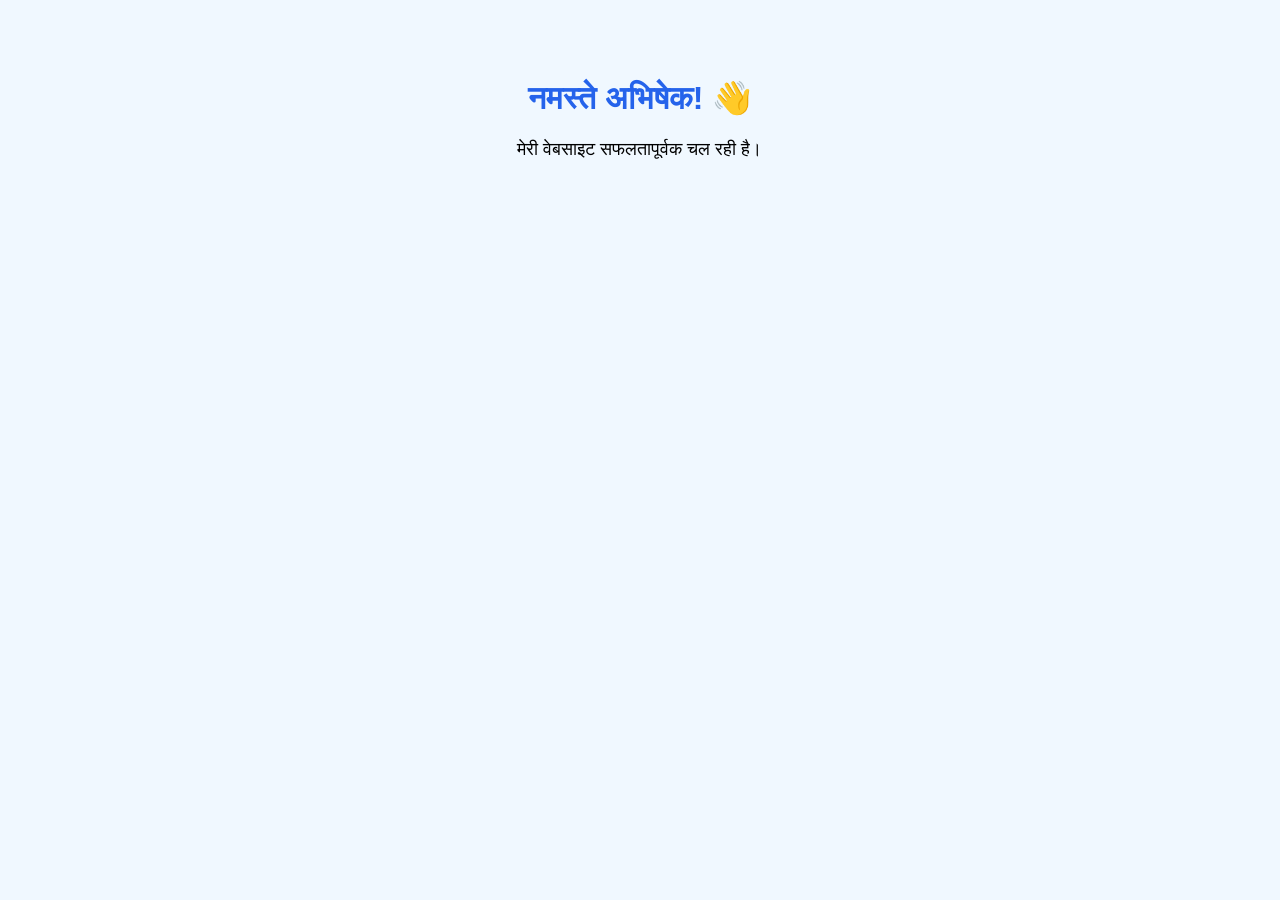
<file: index.html>
<!DOCTYPE html>

<html lang="hi">
<head>
    <meta charset="UTF-8">
    <meta name="viewport" content="width=device-width, initial-scale=1.0">
    <title>मेरी वेबसाइट</title>
    <style>
        body {
            font-family: Arial, sans-serif;
            text-align: center;
            background-color: #f0f8ff;
            padding: 50px;
        }

    h1 {
        color: #2563eb;
    }

    p {
        font-size: 18px;
    }
</style>

</head>
<body>
    <h1>नमस्ते अभिषेक! 👋</h1>
    <p>मेरी वेबसाइट सफलतापूर्वक चल रही है।</p>
</body>
</html>
</file>
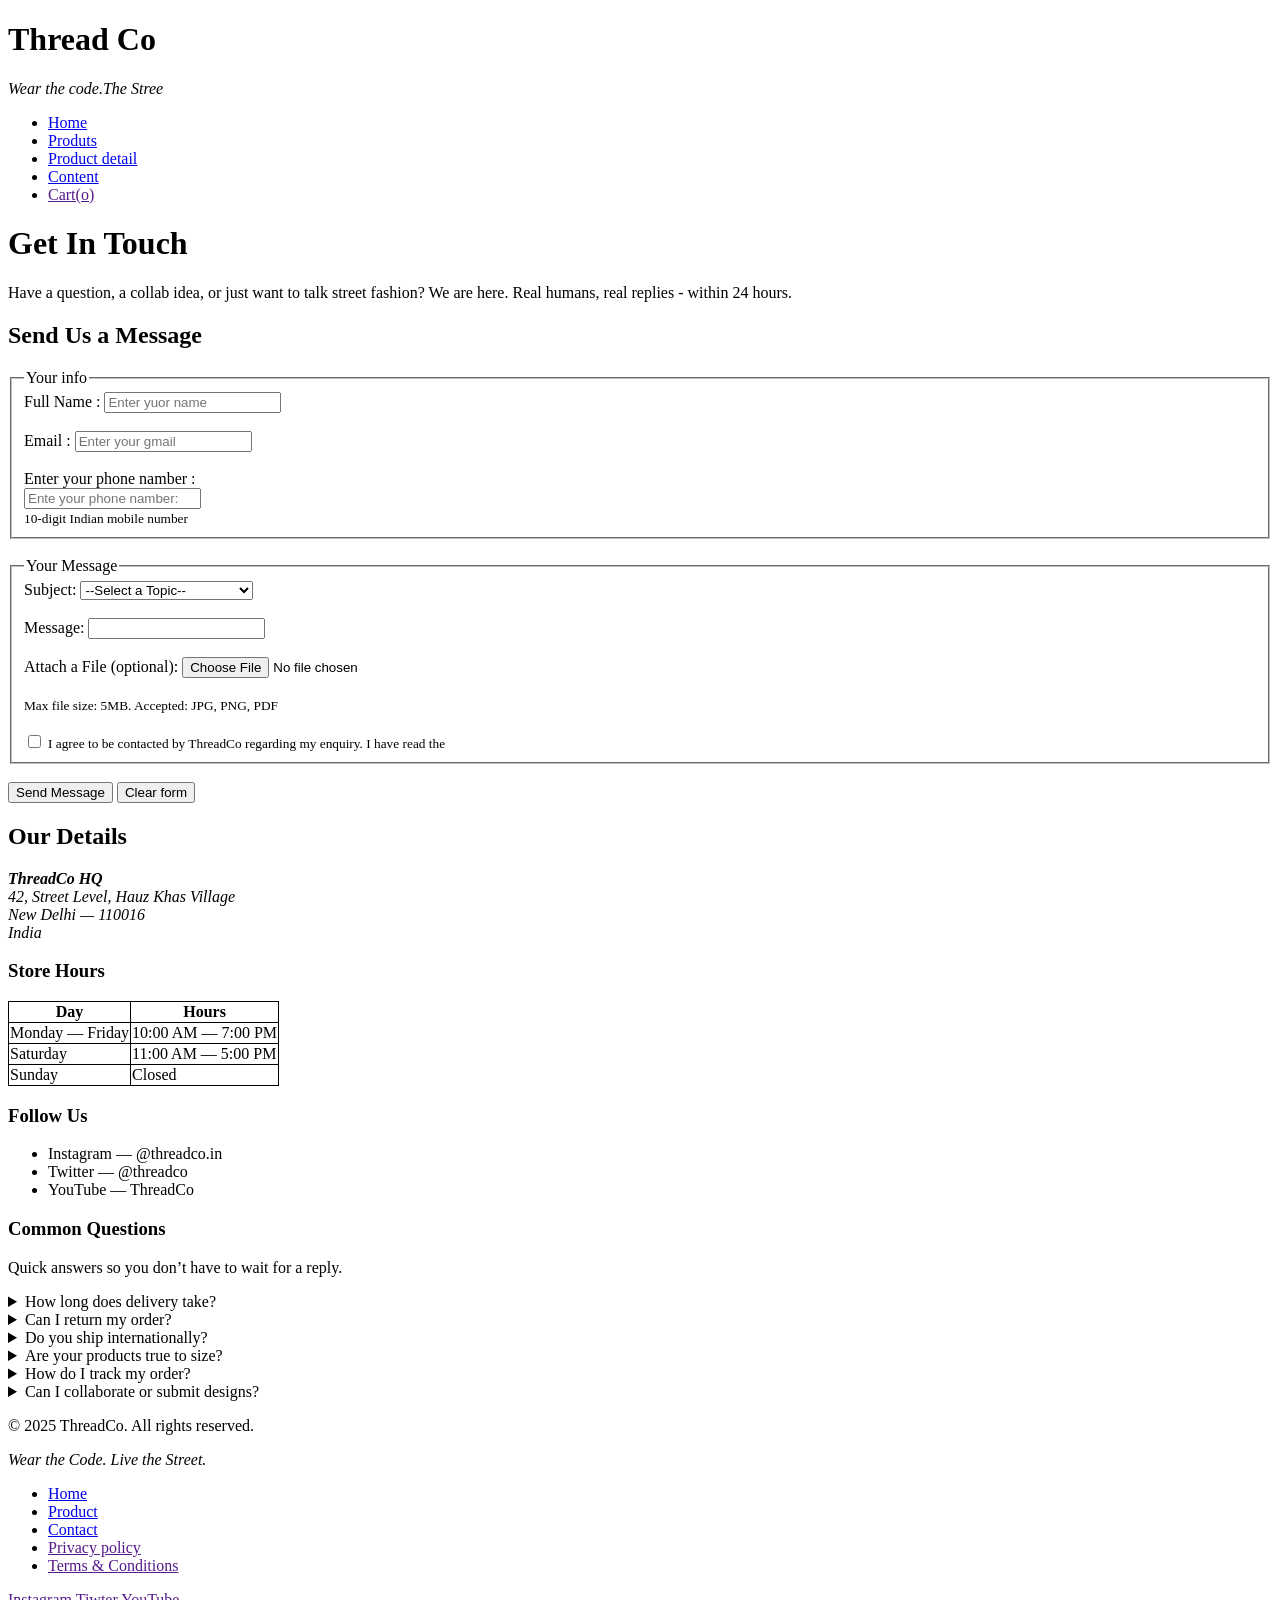
<file: contect.html>
<!DOCTYPE html>
<html lang="en">
<head>
    <meta charset="UTF-8">
    <meta name="viewport" content="width=device-width, initial-scale=1.0">
    <title>ThreadCo - Wear the code. Live The Street. table </title>
       <style>
        table,tr, td,th 
        {border: 1px solid black;
        border-collapse:collapse ;}
    </style>
        
</head>
<body>
    <header>
          <h1>Thread Co</h1>
        <P> <i>Wear the code.The Stree</i></P>
        <nav>
            <ul>
                <li><a href="selling.html"> Home </a></li>
                <li><a href="products.html"> Produts </a></li>
                <li><a href="Products Detail.html"> Product detail</a></li>
                <li><a href="contect.html"> Content </a></li>
                <li><a href=""> Cart(o)</a></li>
            </ul>
    </header>
    <main>
      <div>
        <h1>Get In Touch</h1>
        <p>
            Have a question, a collab idea, or just want to talk street fashion? We are here. Real humans, real replies - within 24 hours.
        </p>
        <h2>Send Us a Message </h2>
      <form action="contect.html">  
        <section>
        <fieldset>
            <legend> Your info</legend>
            <label for="fullname">Full Name : </label>
            <input type="text" id="fullname" placeholder="Enter yuor name" required>
            <br>
            <br>
            <label for="email">Email : </label>
            <input type="email" id="email" placeholder="Enter your gmail" required>
            <br><br>
        
            <label for="phonenamber">Enter your phone namber : </label>
            <br>
            <input type="number" id="phonenamber" placeholder="Ente your phone namber:" required>
              <br>
             <small> 10-digit Indian mobile number</small>
             
        </fieldset>
        <br> 
        <fieldset>
            <legend>Your Message</legend>
            <label for="suject" >Subject:
            
            <select>
                <option>--Select a Topic--</option>
                <option> Order Issue</option>
                <option> return/Refund</option>
                <option> Collaboration/Partnarship</option>
                <option> Wholesale Enquiry</option>
                <option>General Query</option>
            </select>
            </label>
            <br><br>
            <label for="Message"> Message:</label>
            <input type="message" id="Message",required >
            <br><br>
            <label for="file">Attach a File (optional):</label>
            <input type="file" id="file" required>
            <br><br>
            <small>Max file size: 5MB. Accepted: JPG, PNG, PDF</small>
            <br><br>
            <input type="checkbox" id="checkbox" required>
            <label for="checkbox"><small> I agree to be contacted by ThreadCo regarding my enquiry. I have read the</small> </label>
        
        </fieldset>
        <br>
      
        </section>
         <button type="submit">Send Message</button>
        <button type="">Clear form </button>
     </form>
     <h2>Our Details</h2>
     <address>
      <strong>ThreadCo HQ</strong> 
        <br>
        42, Street Level, Hauz Khas Village
       <br>
         New Delhi — 110016 <br>
         India 
       </address>
	
	
	

       <h3>Store Hours</h3>
       <table>
        
               <style>
               table,tr, td,th 
               {border: 1px solid black;
               border-collapse:collapse ;}
               </style>
        <tr>
            <th>Day</th>
            <th>Hours</th>
        </tr>
        <tr>
            <td>Monday — Friday</td>
            <td>10:00 AM — 7:00 PM</td>
        </tr>
        <tr>
            <td>Saturday</td>
            <td>11:00 AM — 5:00 PM</td>
        </tr>
        <tr>
            <td>Sunday</td>
            <td>Closed</td>
        </tr>
       </table>

       <h3>Follow Us</h3>
      


       <ul>
        <li><a href=""> </a> Instagram — @threadco.in</li>
        <li><a href=""></a>Twitter — @threadco</li>
        <li><a href=""></a>YouTube — ThreadCo</li>
       
       </ul>
       <section>

        <h3>Common Questions</h3>
        <p>Quick answers so you don’t have to wait for a reply.</p>

        <details>
            <summary>How long does delivery take?</summary>
            <p>We ship within 48 hours of order confirmation. Standard delivery takes 3—5 business days across India. Express delivery (1—2 days) is available at checkout for select pin codes.</p>
        </details>
        
        <details>
            <summary>Can I return my order? </summary>
                <p>Yes! We offer free returns within 7 days of delivery. The item must be unworn, unwashed, and in its original packaging with all tags attached. Initiate your return from the Orders section of your account.</p>
          



        </details>
        <details>
            <summary> Do you ship internationally?</summary>
                <p>Not yet — but we’re working on it. International shipping is planned for early 2026. Sign up for our newsletter to get notified first.</p>
            
        </details>
        <details>
            <summary>Are your products true to size? </summary>
                <p>ThreadCo tees and hoodies are oversized by design. If you prefer a more fitted look, we recommend sizing down. Check the Size Guide on any product page for exact measurements.</p>
           
        </details>
        <details>

            <summary>How do I track my order?</summary>
                <p>Once your order ships, you will receive a tracking link via SMS and email. You can also track your order by entering your order ID on our Order Tracking page.</p>
            
        </details>
        <details>
            <summary>Can I collaborate or submit designs? </summary>
                <p>Absolutely. ThreadCo works with independent Indian artists on every drop. If you have a design concept or want to collab, reach out via the form above and select “Collaboration / Partnership” as the subject. We read every single message.</p>
           
        </details>
        

       </section>
  


      </div>  
    </main>
    <footer>
         <p>© 2025 ThreadCo. All rights reserved.</p>
         <p><i>Wear the Code. Live the Street.</i></p>
            <ul>
            <li type="disc">

                <a href="selling.html">Home</a>
                <br>
            <li> <a href="products.html">Product</a></li>

            <li><a href="contect.html">Contact</a></li>


            <li><a href="">Privacy policy</a></li>

            <li><a href="">Terms & Conditions</a></li>
            </li>
        </ul>
        <a href="">Instagram</a>
        <a href="">Tiwter</a>
        <a href="">YouTube</a>
    </footer>
</body>
</html>
</file>
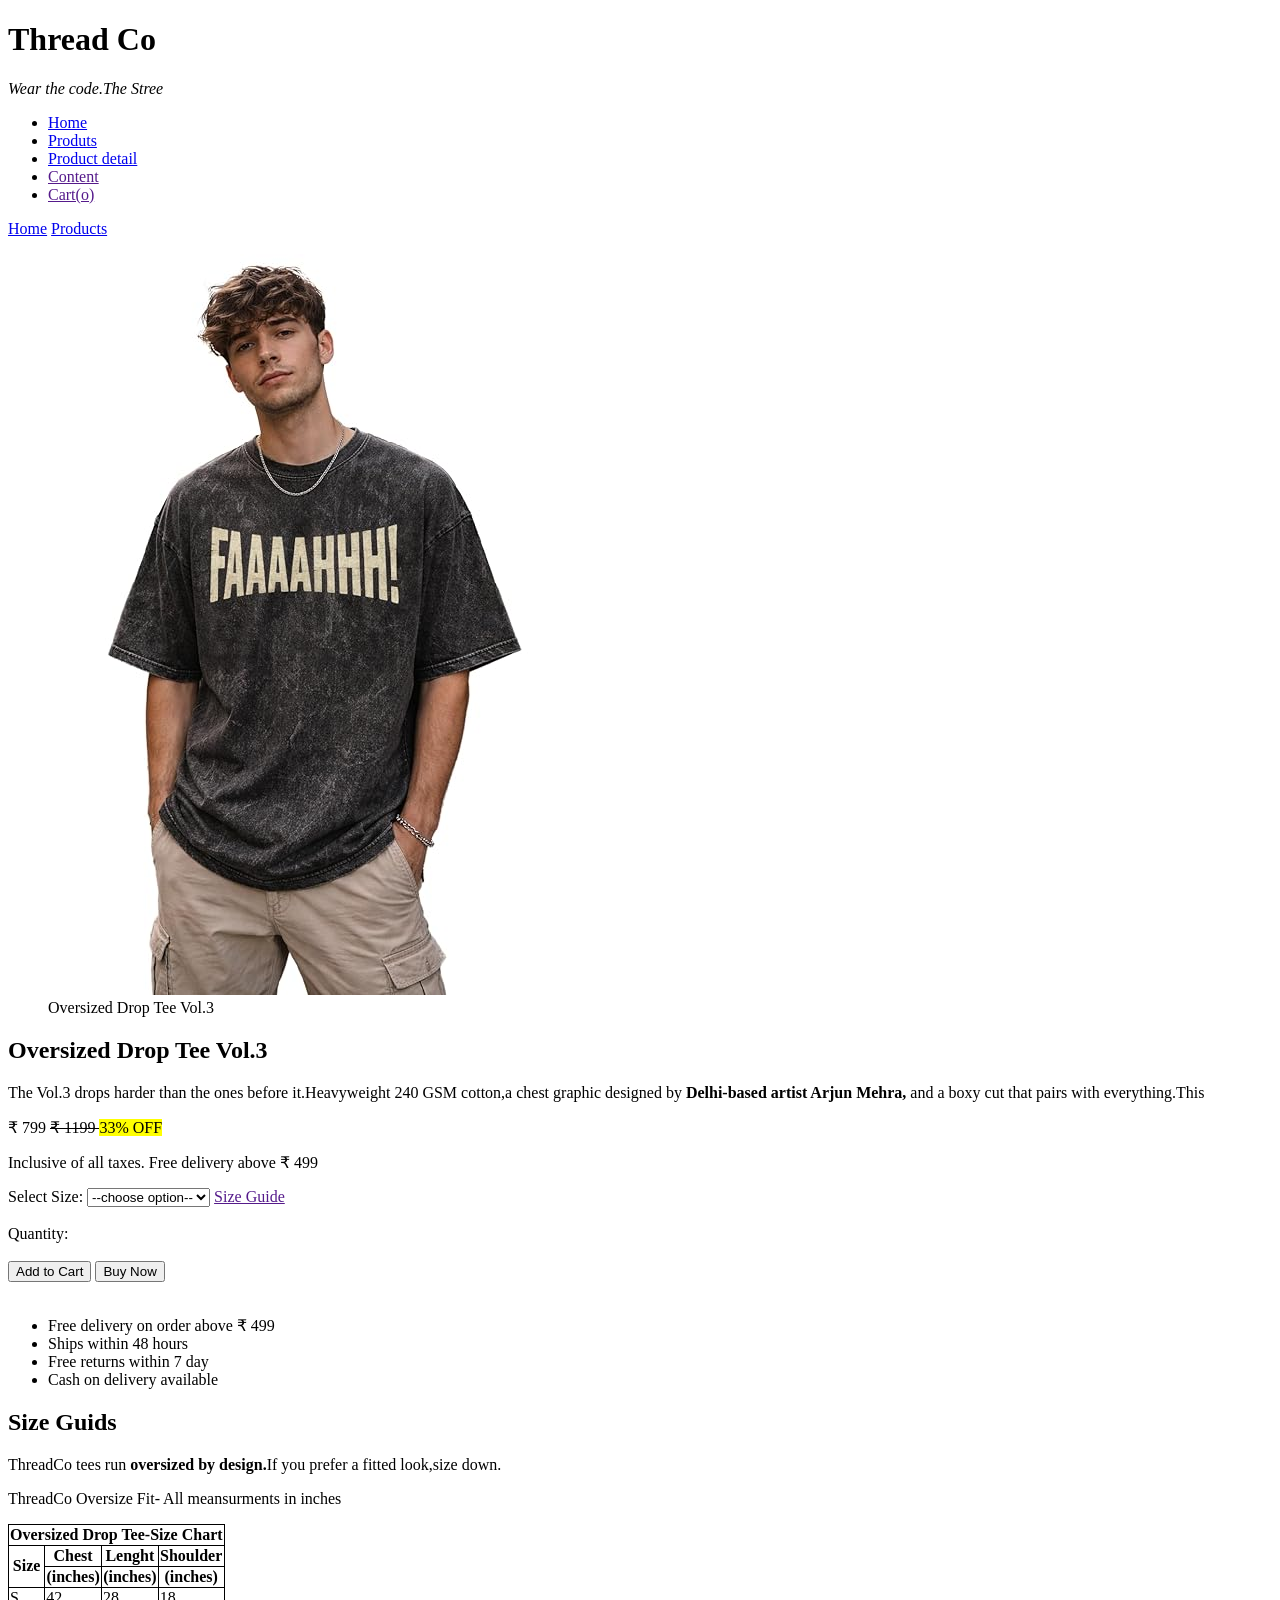
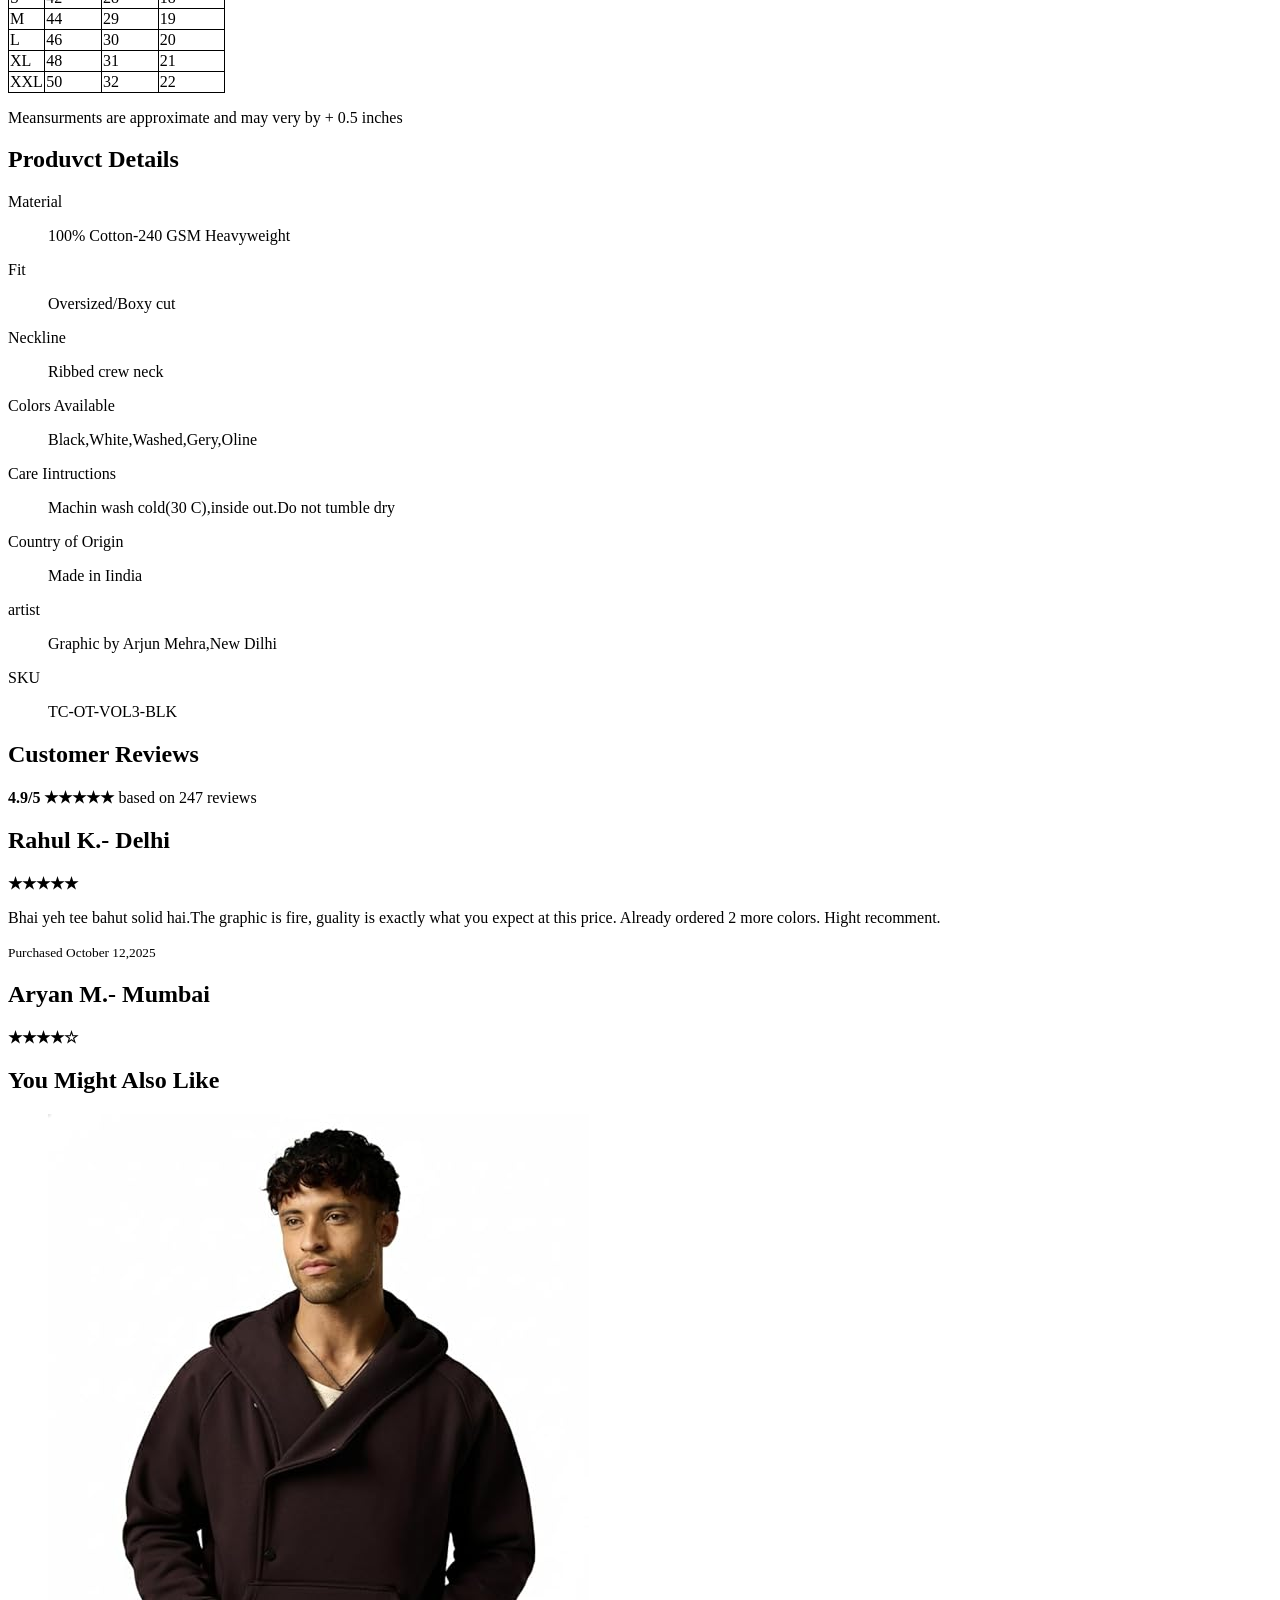
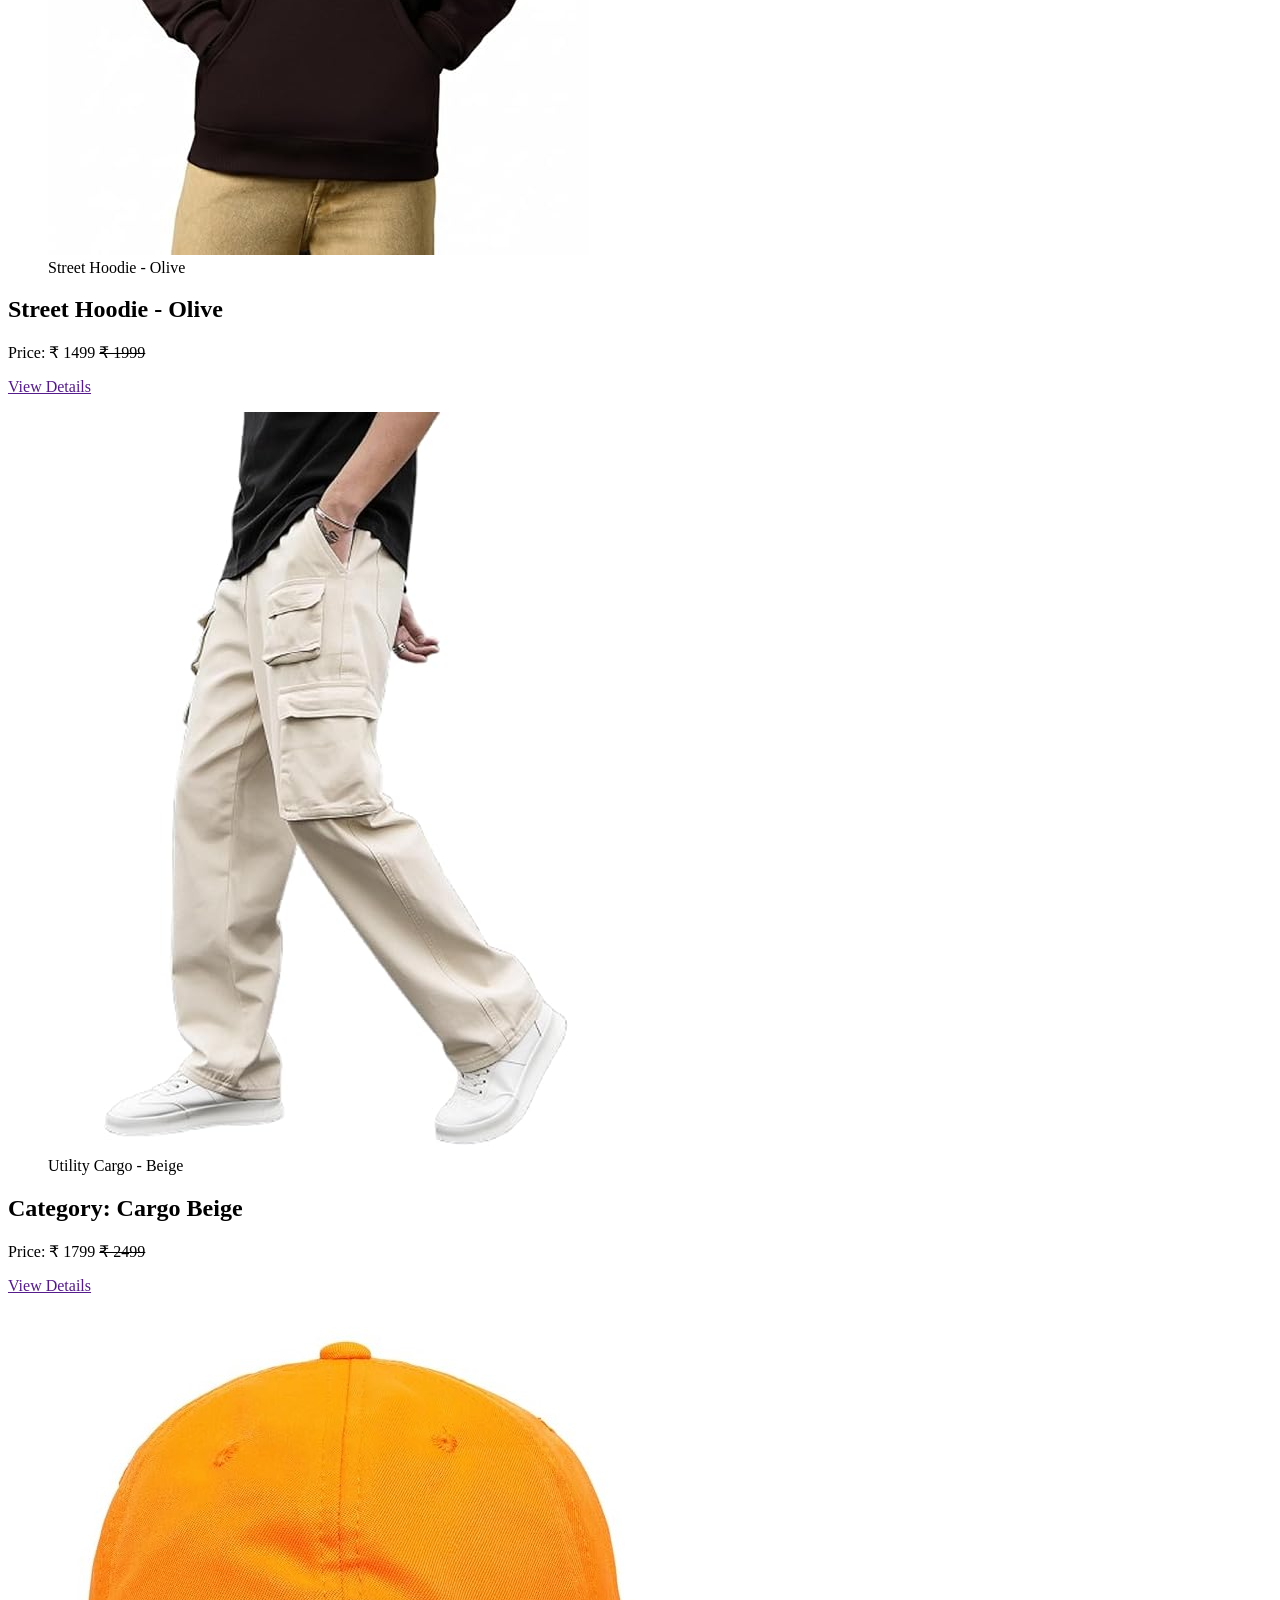
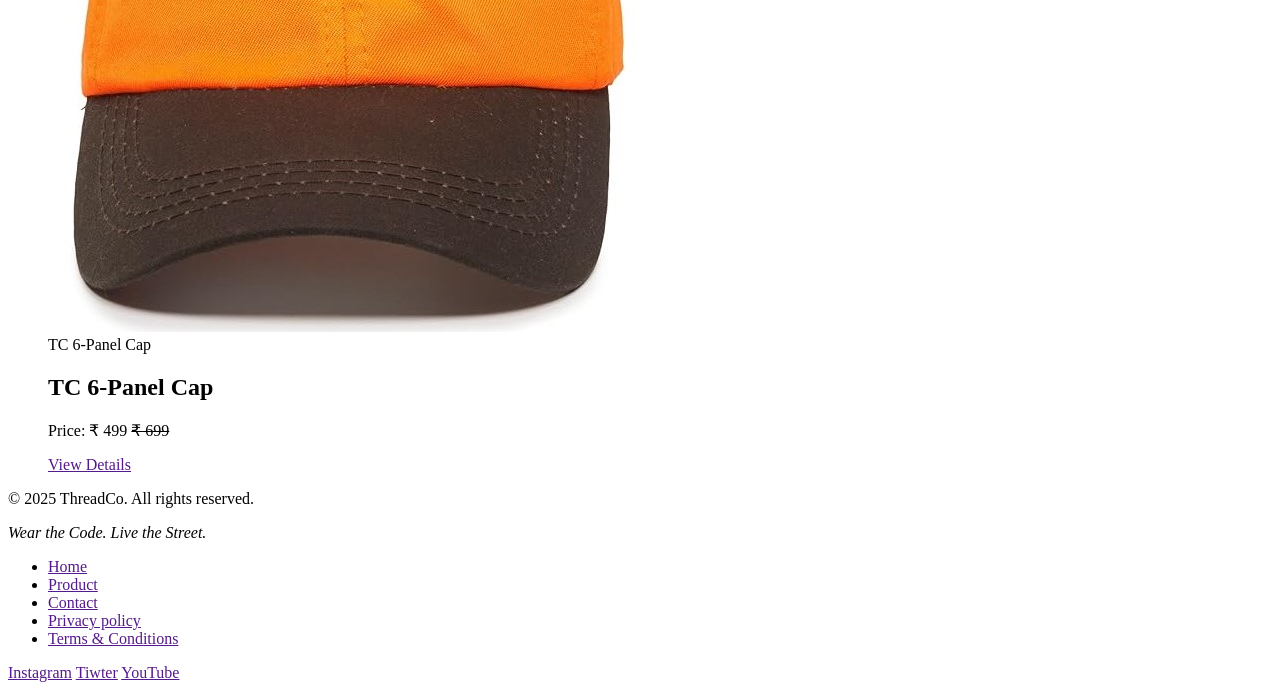
<file: Products Detail.html>
<!DOCTYPE html>
<html lang="en">
<head>
    <meta charset="UTF-8">
    <meta name="viewport" content="width=device-width, initial-scale=1.0">
     <title>ThreadCo - Wear the code. Live The Street. table </title> </title>
      <style>
        table,tr, td,th 
        {border: 1px solid black;
        border-collapse:collapse ;}
    </style>

</head>
<body>
    <header>
          <h1>Thread Co</h1>
         <P> <i>Wear the code.The Stree</i></P> 
         <nav>
        <ul>
            <li><a href="selling.html"> Home </a></li>
            <li><a href="products.html"> Produts </a></li>
            <li><a href="Products Detail.html"> Product detail</a></li>
            <li><a href=""> Content </a></li>
            <li><a href=""> Cart(o)</a></li>
        </ul>
         </nav>
    </header>
    <main>
        <a href="selling.html">Home</a>
        <a href="products.html">Products</a>
         <figure>
                <img src="product 1.jpg" alt="Oversized Drop Tee Vol.3"id="raju"> </img>
                <figcaption>Oversized Drop Tee Vol.3</figcaption>

            </figure>
            <h2>Oversized Drop Tee Vol.3</h2>
            
            <p> The Vol.3 drops harder than the ones before it.Heavyweight 240 GSM cotton,a chest graphic designed by <strong> Delhi-based artist Arjun Mehra,</strong> and a boxy cut that pairs with everything.This </p>
         
             <p> ₹ 799 
                <del> ₹ 1199 </del>


                 <mark> 33% OFF </mark>
             </p>
             <p>Inclusive of all taxes. Free delivery above ₹ 499</p>
             
             <label for=""> Select Size:
                <select name="" id="radio">
                <option value="radio">--choose option--</option>
                <option value="radio">S</option>
                <option value="">M</option>
                <option value="">L</option>
                <option value="">XL</option>
                <option value="">XXL</option> 
                </select> <a href="">Size Guide</a>
                <br><br>
                </label>

                <label for="Quantity">Quantity:  </label>
                <br><br>
                 
                <button>Add to Cart </button>
                <button>Buy Now </button>
               <br><br>
               <ul>
                <li> Free delivery on order above ₹ 499</li>
                <li>Ships within 48 hours </li>
                <li>Free returns within 7 day </li>
                <li>Cash on delivery available</li>
               </ul>
               <section id="Size Guids">
                <h2>Size Guids</h2>
                
                <p>ThreadCo tees run <strong>oversized by design.</strong>If you prefer a fitted look,size down. </p>
                <p>ThreadCo Oversize Fit- All meansurments in inches </p>
                <table>

                <tr>
                    
                    <th colspan="4">Oversized Drop Tee-Size Chart</th>
                    
                </tr>
                <tr>
                    <th rowspan="2">Size</th>
                    <th>Chest</th>
                    <th>Lenght</th>
                    <th>Shoulder</th>
                </tr>
                <tr>
                    
                    <th>(inches)</th>           
                    <th>(inches)</th>
                    <th>(inches)</th>
                    
                </tr>
                <tr>
                    <td>S</td>
                    <td>42</td>
                    <td>28</td>
                    <td>18</td>
                </tr>
                <tr>
                    <td>M</td>
                    <td>44</td>
                    <td>29</td>
                    <td>19</td>
                </tr>
                <tr>
                    <td>L</td>
                    <td>46</td>
                    <td>30</td>
                    <td>20</td>

                </tr>
                <tr>
                    <td>XL</td>
                    <td>48</td>
                    <td>31</td>
                    <td>21</td>
                </tr>
                <tr>
                    <td>XXL</td>
                    <td>50</td>
                    <td>32</td>
                    <td>22</td>
                </tr>
               
                </table>
                <p>Meansurments are approximate and may very by + 0.5 inches</p>
                

               </section>
             <section>
                <h2>Produvct Details</h2>
                <p>Material
                     <ul>
                       <p>100% Cotton-240 GSM Heavyweight</p>
                    </ul>
                </p>
                <p>Fit
                    <ul>
                        <p>Oversized/Boxy cut</p>
                    </ul>
                </p>
                <P>Neckline
                    <ul>
                        <p>Ribbed crew neck</p>
                    </ul>
                </P>
                <P>Colors Available
                <ul> 
                    <p>Black,White,Washed,Gery,Oline </p>
               </ul>
               </P>
               <p>Care Iintructions
                    <ul>
                        <p>Machin wash cold(30 C),inside out.Do not tumble dry</p>
                    </ul>

               </p>
               <p>Country of Origin
                   <ul>
                    <p>Made in Iindia</p>
                   </ul>
               </p>
               <p>artist
                  <ul>
                    <p>Graphic by Arjun Mehra,New Dilhi</p>
                  </ul>

               </p>
               <p>SKU
                <ul>
                    <p>TC-OT-VOL3-BLK</p>
                </ul>
               </p>
               <section>
                <h2>Customer Reviews</h2>
                <p> <strong>4.9/5 ★★★★★ </strong>  based on 247 reviews  </p>
                <h2>Rahul K.- Delhi </h2>
                
                <strong> ★★★★★ </strong>
                <p>
                    Bhai yeh  tee  bahut solid hai.The graphic is fire, guality is exactly what you expect at this price. Already ordered 2 more colors. Hight recomment.
                </p>
                <small>Purchased October 12,2025</small>

                <h2>Aryan M.- Mumbai</h2>
                    <strong> ★★★★☆ </strong>


               </section>
               <h2> You Might Also Like </h2>
                <figure>
                <img src="product 2.jpg" alt="Street Hoodie - Olive">
                <figcaption>Street Hoodie - Olive</figcaption>

            </figure>
            <h2> Street Hoodie - Olive </h2>
            <p>Price: ₹ 1499 
              <del>₹ 1999</del>  </p>
              <P>
              <a href="">View Details</a>



               
             </section3>
              <section4>
            <figure>
                <img src="product 3.jpg" alt="">
                <figcaption> Utility Cargo - Beige </figcaption>
            </figure>
            <h2> Category: Cargo Beige </h2>
            <p>Price: ₹ 1799 
                <del>₹ 2499</del> </p>
                <P>
                <a href="">View Details</a>
                </P>

            </section4>
            <section5>
             <figure>
                 <img src="product 4.jpg" alt="">
                 <figcaption>TC 6-Panel Cap</figcaption>
                 <h2>TC 6-Panel Cap</h2>
                  
                  <p>Price: ₹ 499
                  <del>₹ 699</del> </p>
                    
                     <P>
                     <a href="">View Details</a>
                      </P>
               </figure>
             </section5>
        
           
           
            
    </main>
    <footer>
         <p>© 2025 ThreadCo. All rights reserved.</p>
        <p><i>Wear the Code. Live the Street.</i></p>
        <ul>
            <li type="disc">

                <a href="">Home</a>
                <br>
            <li> <a href="">Product</a></li>

            <li><a href="">Contact</a></li>


            <li><a href="">Privacy policy</a></li>

            <li><a href="">Terms & Conditions</a></li>
            </li>
        </ul>
        <a href="">Instagram</a>
        <a href="">Tiwter</a>
        <a href="">YouTube</a>

    </footer>

    </footer>
</body>
</html>
</file>
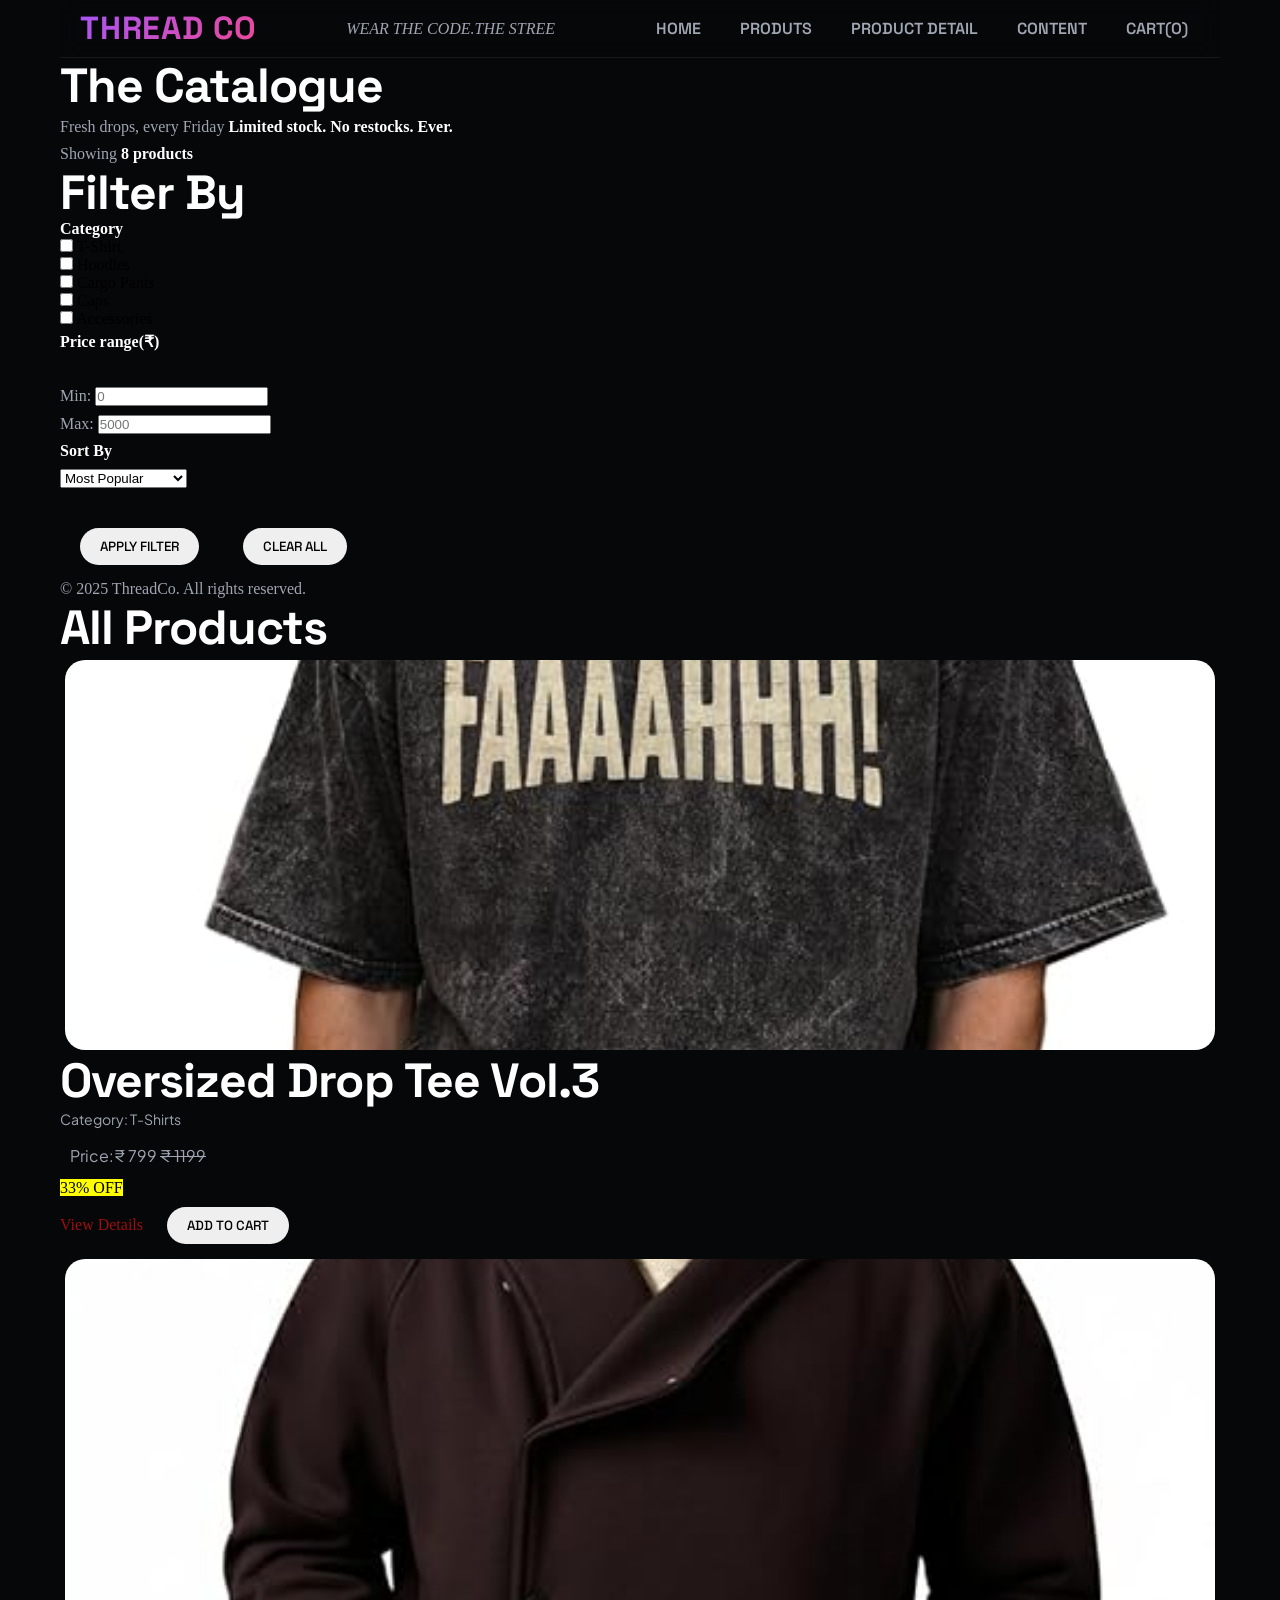
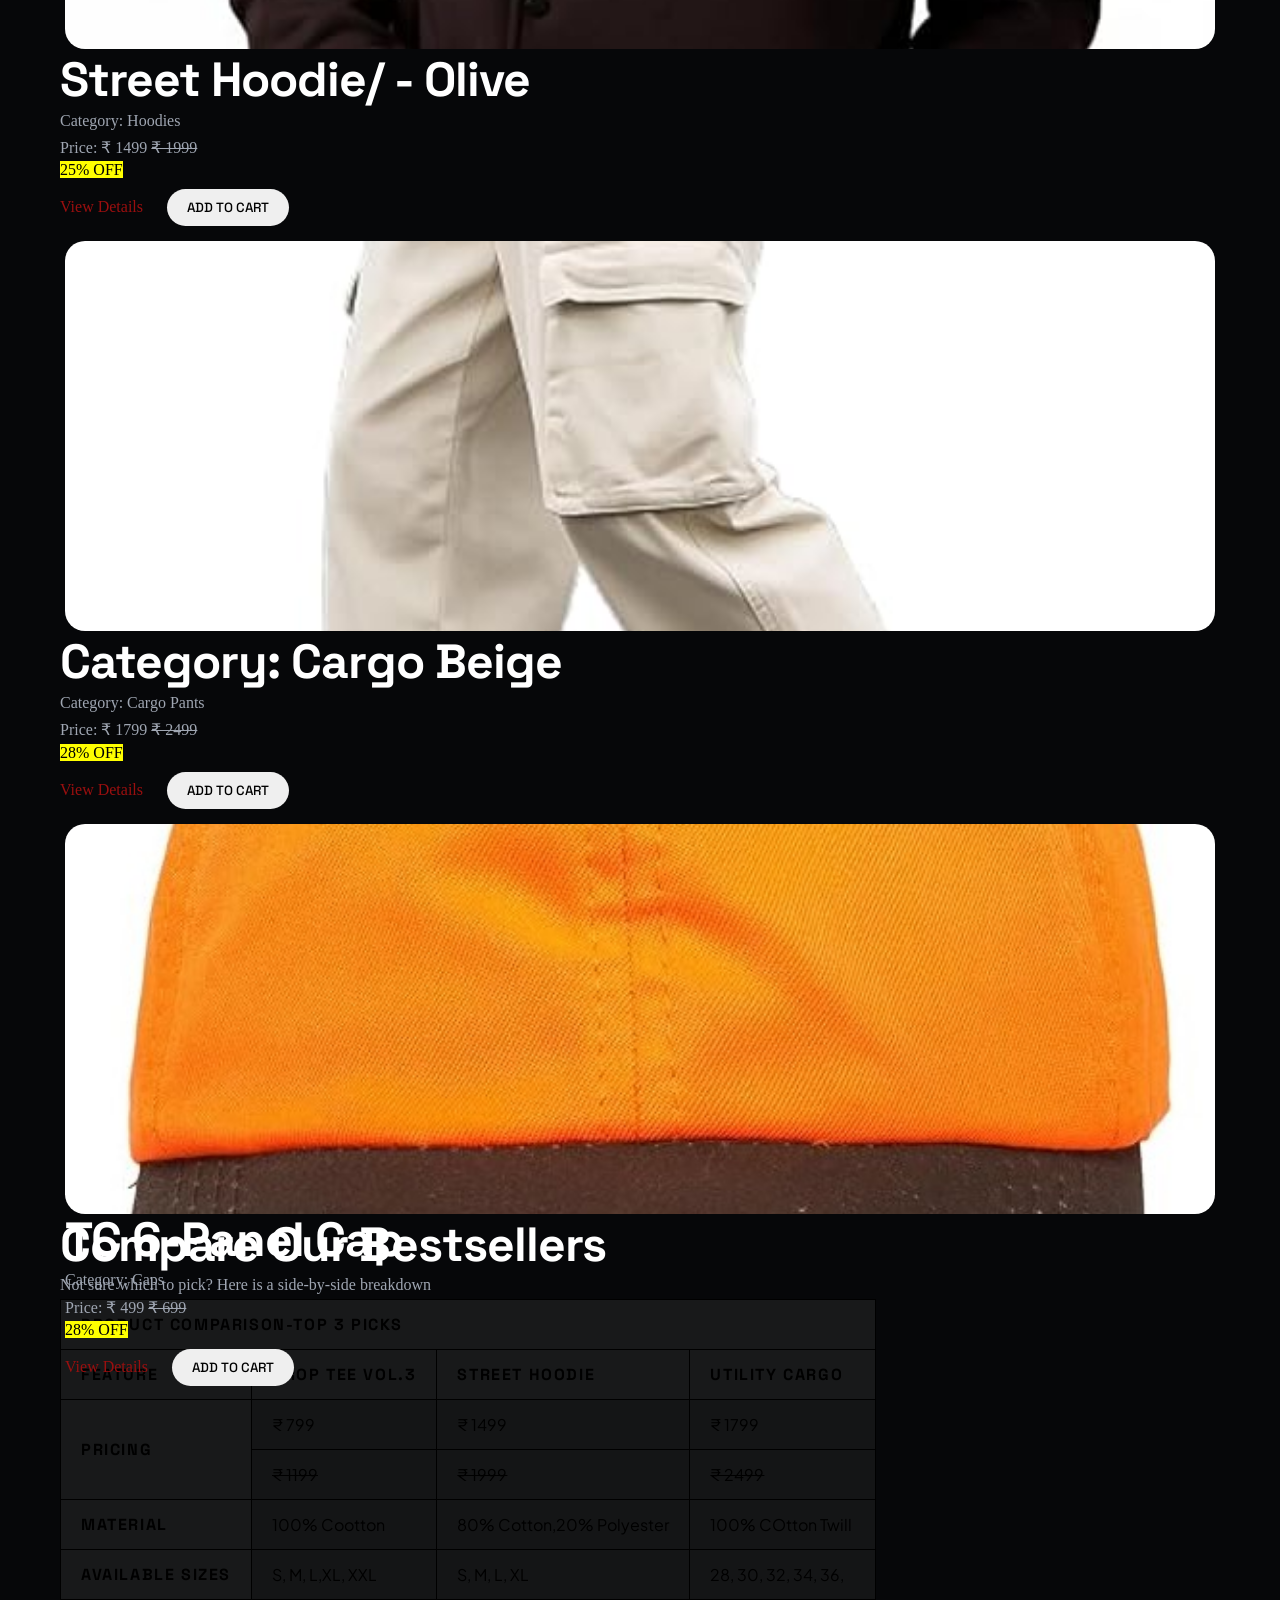
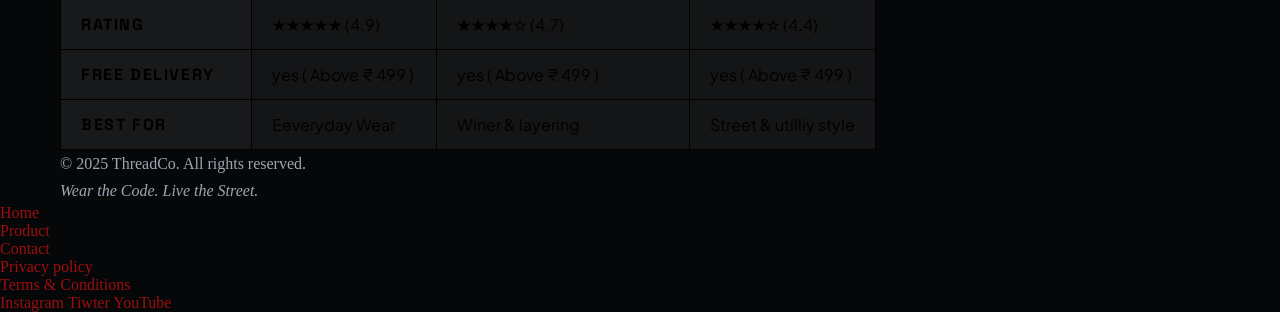
<file: products.html>
<!DOCTYPE html>
<html lang="en">

<head>
    <meta charset="UTF-8">
    <meta name="viewport" content="width=device-width, initial-scale=1.0">
    <title> Thread Co The Catagoue </title>
    <link rel="stylesheet" href="index.css">
 
</head>

<body>
    <header>
        <h1>Thread Co</h1>
        <P> <i>Wear the code.The Stree</i></P>
        <nav>
            <ul>
                <li><a href="selling.html"> Home </a></li>
                <li><a href="products.html"> Produts </a></li>
                <li><a href="Products Detail.html"> Product detail</a></li>
                <li><a href="contect.html"> Content </a></li>
                <li><a href=""> Cart(o)</a></li>
            </ul>

    </header>
    <main>
        <section1>
            <h2>The Catalogue</h2>
            <p>Fresh drops, every Friday
                <strong> Limited stock. No restocks. Ever.</strong>
            </p>
            <p>Showing
                <strong> 8 products</strong>
            </p>
            <h2>Filter By</h2>

        </section1>
        <section2>
            <strong>Category</strong>
            <ul>
                <li>
                    <input type="checkbox">
                    <label for="checkbox"> T-Shirt</label>

                <li><input type="checkbox">
                    <label for="checkbox"> Hoodies</label>
                </li>

                <li> <input type="checkbox">
                    <label for="checkbox"> Cargo Pants</label>
                </li>

                <li><input type="checkbox">
                    <label for="checkbox"> Caps</label>
                </li>

                <li><input type="checkbox">
                    <label for="checkbox">Accessories</label>
                </li>
                </li>
            </ul>
            <p>
                <strong>
                    Price range(₹)
                 </strong>
                    <br>
                   <br>
                    <label for="Min">Min:</label>
                     <input type="Min" placeholder="0">
                     <br>
                     <label for="Max">Max:</label>
                     <input type="Max" placeholder="5000">
            </p>
            <p>
              <strong> Sort By</strong>
              <br> 
              <select name="Most Popular" id="radoi">
              <option value="" id="radoi"> Most Popular </option>
              <option value="">Price:Low to High</option>
              <option value=""> Price:High to  Low</option>
              <option value="">Newest First</option>
              <br><br>
          
              </select>
              <br><br>
                  <button>Apply filter</button>
                  <button>Clear all</button>
            </p>
             <p>© 2025 ThreadCo. All rights reserved.</p>
        </section2>
        <section3>
            <h2>All Products</h2>

                <article>
            <figure>
                <img src="product 1.jpg" alt="Oversized Drop Tee Vol.3"id="raju"> </img>
                <figcaption>Oversized Drop Tee Vol.3</figcaption>

            </figure>
            <h2>Oversized Drop Tee Vol.3</h2>
            <p>Category: T-Shirts</p>
            <p> Price:₹ 799 
                <del> ₹ 1199 </del>
             </p>
             <mark> 33% OFF </mark>
             <P>
                <a href=""> View Details </a>
                <button>Add to Cart</button>
             </P>
             </article>

        </section3>
        <section4 >
                <figure>
                <img src="product 2.jpg" alt="Street Hoodie - Olive">
                <figcaption>Street Hoodie - Olive</figcaption>

               </figure>
            <h2> Street Hoodie/ - Olive </h2>
            <p>Category: Hoodies</p>
            <p>Price: ₹ 1499 
              <del>₹ 1999</del>  </p>
              <mark> 25% OFF </mark>
              <P>
              <a href="">View Details</a>
            <button> Add to Cart </button>
            </P>
        </section3>
        <section4>
            <figure>
                <img src="product 3.jpg" alt="">
                <figcaption> Utility Cargo - Beige </figcaption>
            </figure>
            <h2> Category: Cargo Beige </h2>
            <p>Category: Cargo Pants</p>
            <p>Price: ₹ 1799 
                <del>₹ 2499</del> </p>
                <mark> 28% OFF </mark>
                <P>
                <a href="">View Details</a>
                <button> Add to Cart </button>
                </P>

        </section4>
       
         <section5>
            <figure>
                <img src="product 4.jpg" alt="">
                <figcaption>TC 6-Panel Cap</figcaption>
                <h2>TC 6-Panel Cap</h2>
                <p>Category: Caps</p>
                <p>Price: ₹ 499
                    <del>₹ 699</del> </p>
                    <mark> 28% OFF </mark>
                    <P>
                  <a href="">View Details</a>
                <button> Add to Cart </button>
                </P>
            </figure>
        </section5> 
         <div>
        <H2>Compare Our Bestsellers</H2>
        <p>Not sure which to pick? Here is a side-by-side breakdown </p>
        <table>
               <style>
               table,tr, td,th 
               {border: 1px solid black;
               border-collapse:collapse ;}
               </style>
            <tr>
                
                
                <th colspan="4">Product Comparison-Top 3 Picks  </th>
                
                
            </tr>
            <tr>
                <th> Feature  </th>
                <th> Drop Tee Vol.3 </th>
                <th> Street Hoodie </th>
                <th> Utility Cargo </th>
            </tr>
            <tr>
                <th rowspan="2"> Pricing </th>
                <td> ₹ 799 </td>
                <td>₹ 1499</td>
                <td> ₹ 1799</td>
            </tr>
            <tr> 
                
                <td > <del> ₹ 1199 </del> </td> 
                <td> <del> ₹ 1999 </del> </td> 
                <td> <del> ₹ 2499 </del></td> 
              
            <tr> 
                <th>Material</th>
                <td> 100% Cootton </td>
                <td> 80% Cotton,20% Polyester </td>
                <td> 100% COtton Twill </td>
             </tr>
            <tr> 
                <th> Available Sizes </th>
                <td> S, M, L,XL, XXL </td>
                <td> S, M, L, XL </td>
                <td> 28, 30, 32, 34, 36, </td>
             </tr>
            <tr> 
                <th> Rating </th>
                <td> ★★★★★ (4.9)</td>
                <td> ★★★★☆ (4.7)</td>
                <td> ★★★★☆ (4.4)</td>

             </tr>
             <tr>
                <th> Free Delivery </th>
                <td> yes ( Above ₹ 499 )</td>
                <td> yes ( Above ₹ 499 )</td>
                <td> yes ( Above ₹ 499 )</td>
             
            
             </tr>
             <tr>
                <th> Best For </th>
                <td> Eeveryday Wear </td>
                <td> Winer & layering </td>
                <td> Street & utilliy style </td>
             </tr>
         </div>
        </table>
        <p>© 2025 ThreadCo. All rights reserved.</p>
        <p><i>Wear the Code. Live the Street.</i></p>
    </main>
    <footer>
        <ul>
            <li type="disc">

                <a href="">Home</a>
                <br>
            <li> <a href="">Product</a></li>

            <li><a href="">Contact</a></li>


            <li><a href="">Privacy policy</a></li>

            <li><a href="">Terms & Conditions</a></li>
            </li>
        </ul>
        <a href="">Instagram</a>
        <a href="">Tiwter</a>
        <a href="">YouTube</a>

    </footer>

</body>

</html>
</file>
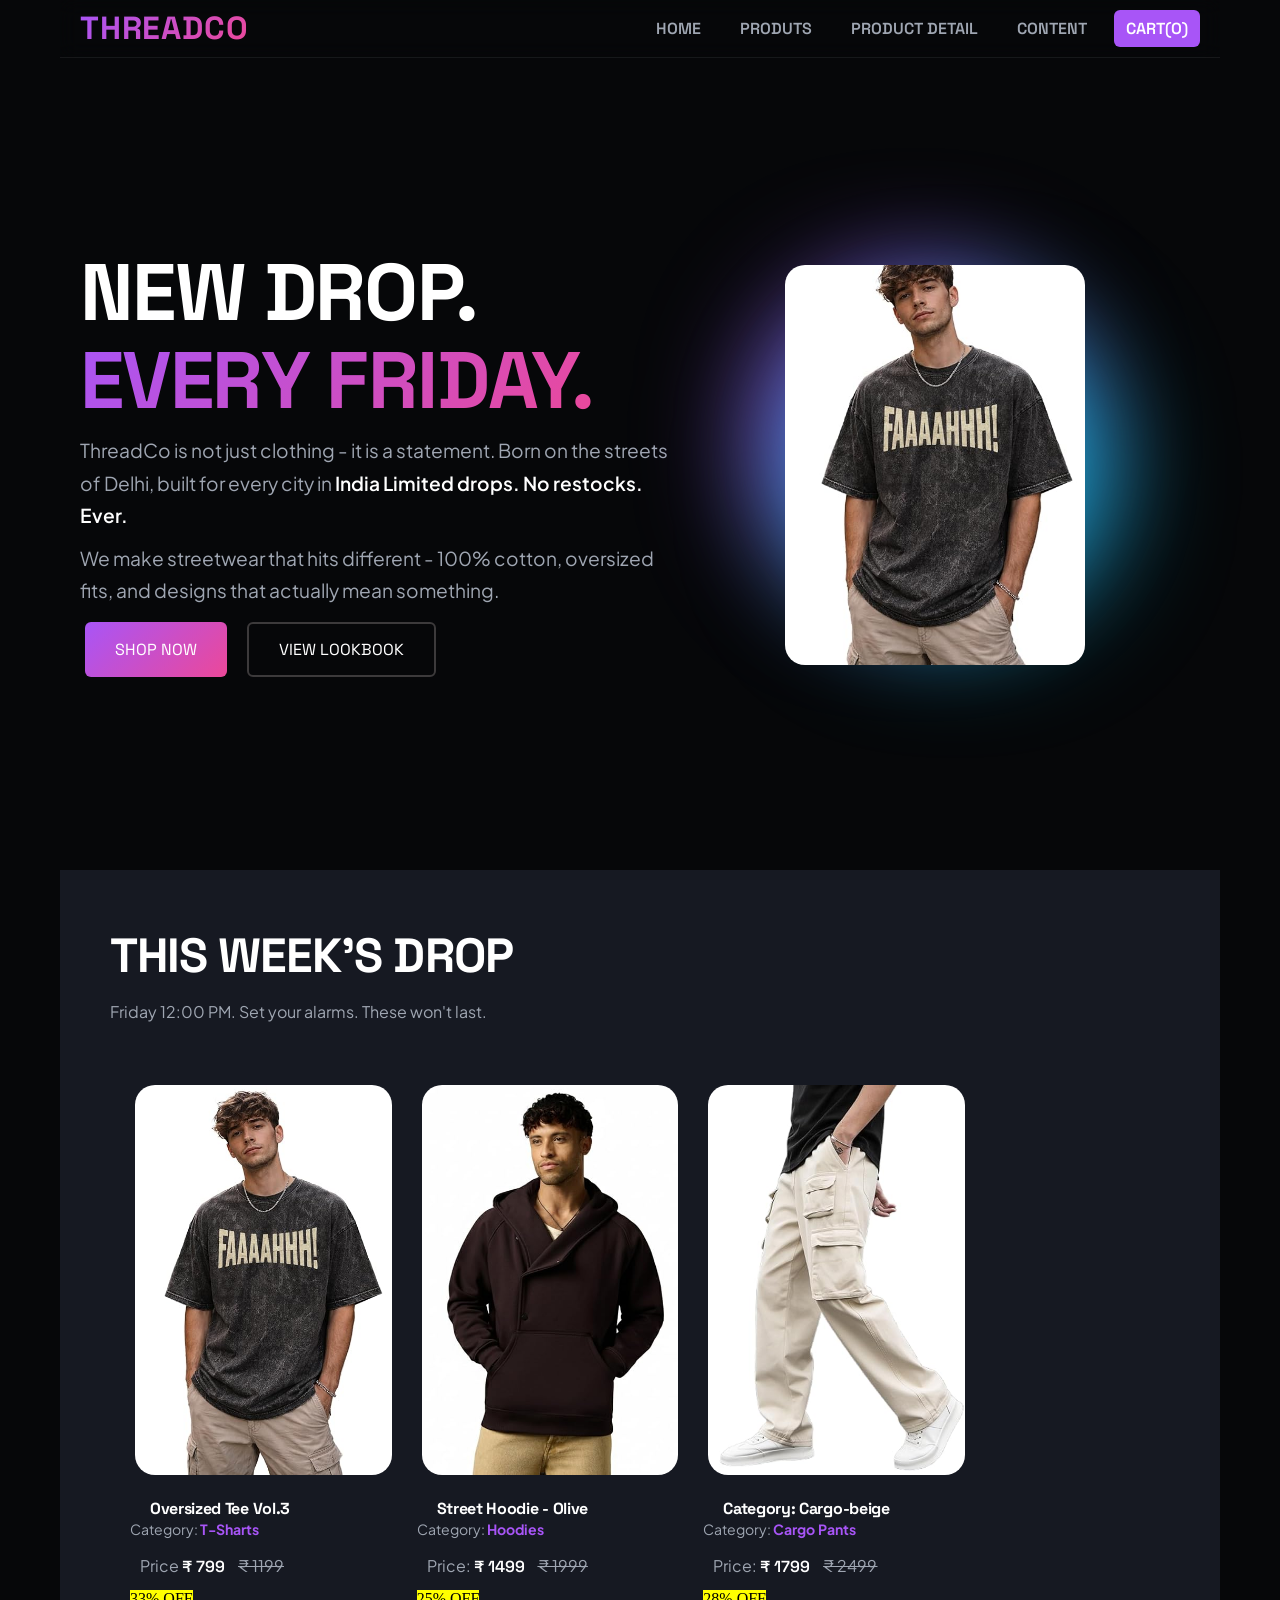
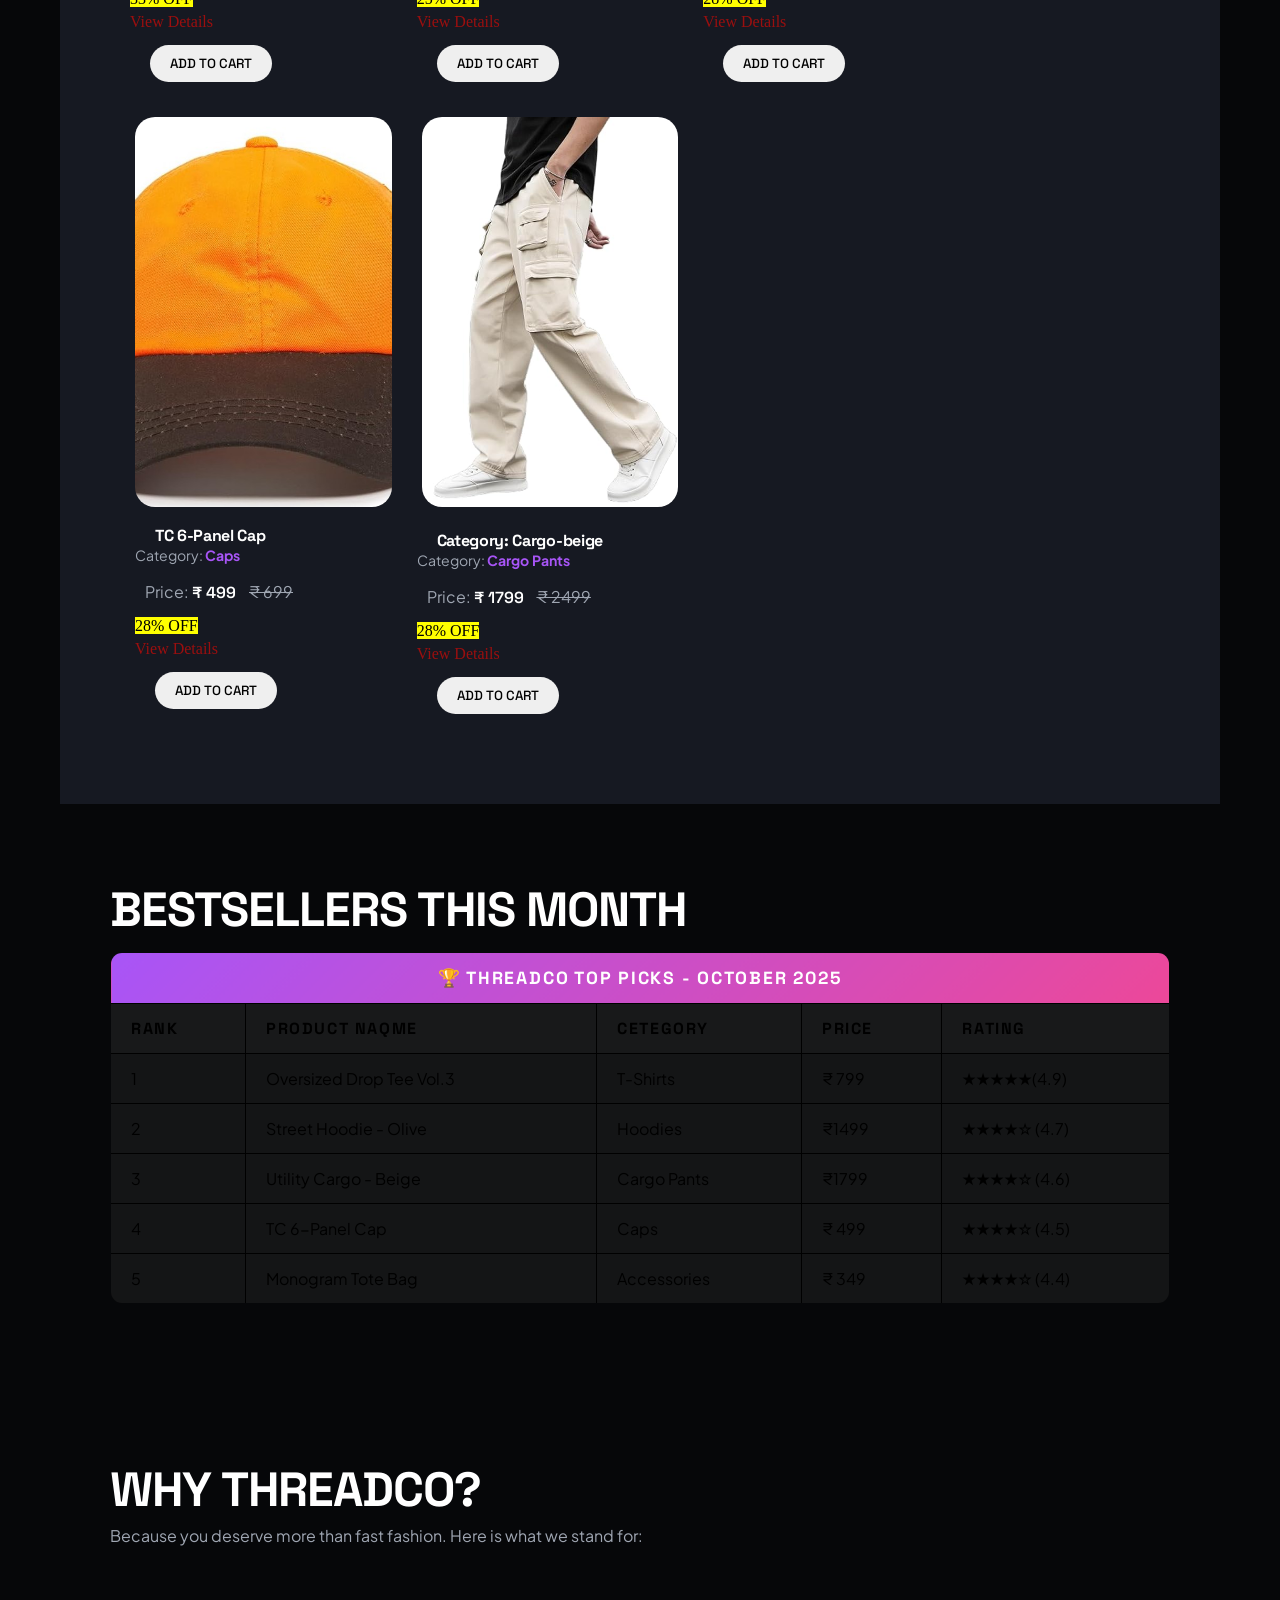
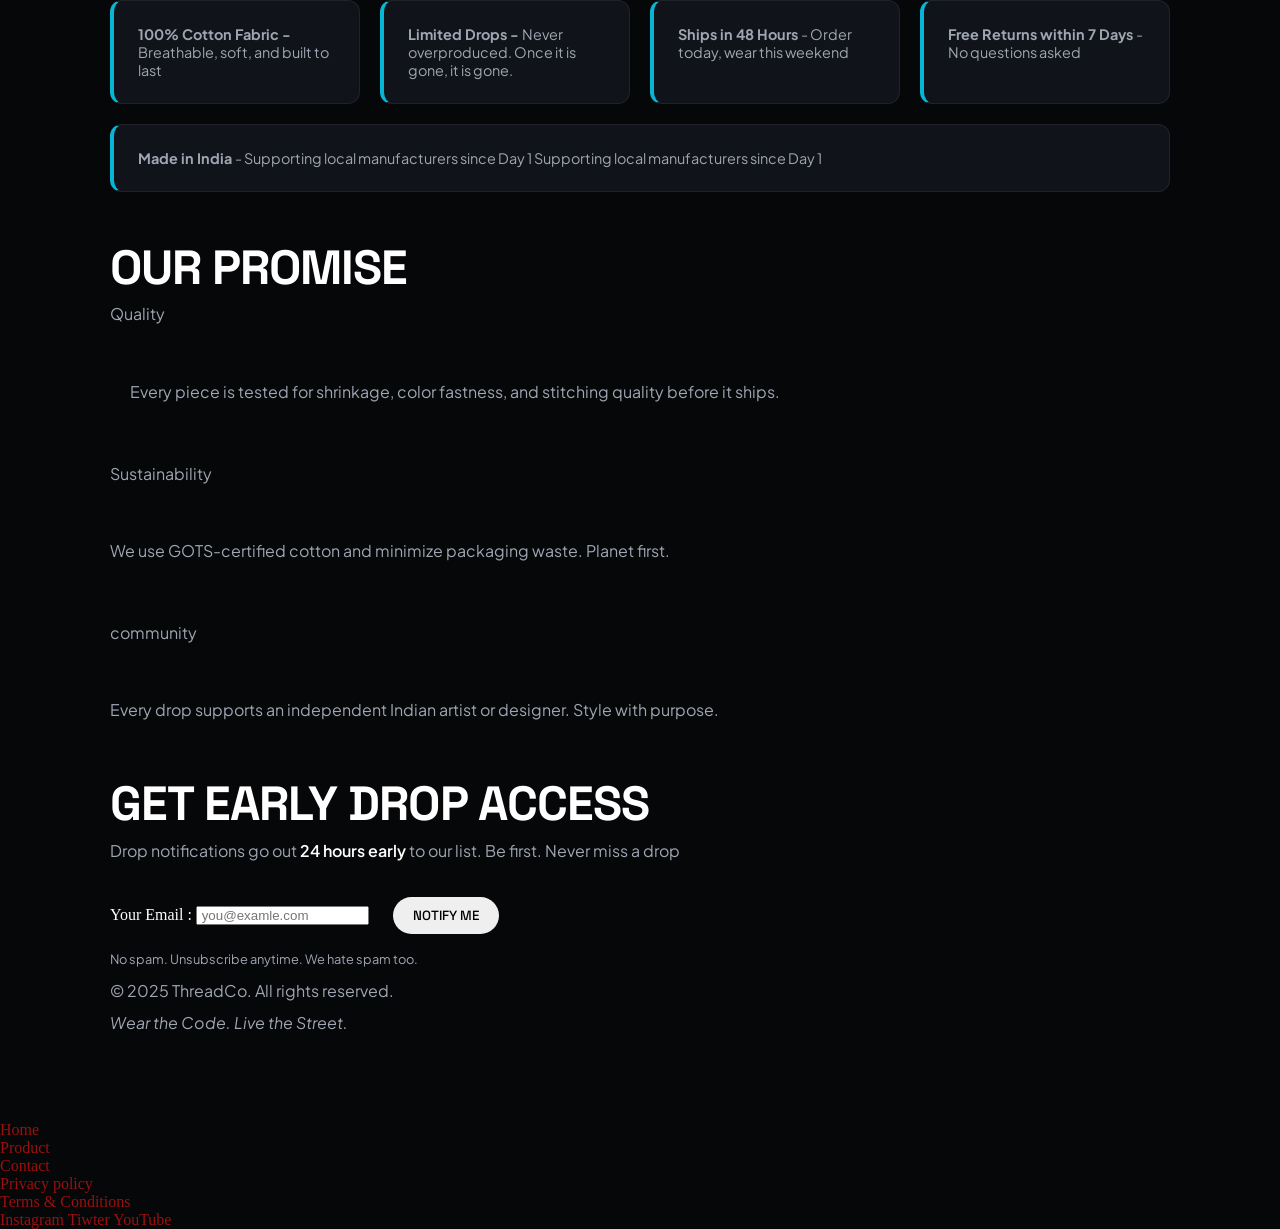
<file: selling.html>
<!DOCTYPE html>
<html lang="en">

<head>
    <meta charset="UTF-8">
    <meta name="viewport" content="width=device-width, initial-scale=1.0">
    <title>ThreadCo - Wear the code. Live The Street. table </title>
    <link rel="stylesheet" href="index.css">




</head>

<body>
    <header>
        <h1>ThreadCo</h1>
        <!-- <P> <i>Wear the code.The Stree</i></P>  -->
        <nav>
            <ul>
                <li><a href="selling.html"> Home </a></li>
                <li><a href="products.html"> Produts </a></li>
                <li><a href="Products Detail.html"> Product detail</a></li>
                <li><a href="contect.html"> Content </a></li>
                <li><a id="hii"> Cart(o)</a></li>
            </ul>
        </nav>
    </header>
    <main>
        <section id="hero">
            <div class="left-hero">
                <h2>New Drop. <br><span id="abhi">Every Friday.</span> </h2>
                <p>ThreadCo is not just clothing - it is a statement. Born on the streets of Delhi, built for every city
                    in
                    <strong>India Limited drops. No restocks. Ever.</strong>
                </p>

                <p>We make streetwear that hits different - 100% cotton, oversized fits, and designs that actually mean
                    something.</p>
                <div id="cta">

                    <a href="selling.html" class="kabir">Shop Now</a>
                    <a href="products.html" class="rahul">View Lookbook</a>
                </div>

            </div>
            <div class="right-hero">
                <div class="glow orb1"></div>
                <div class="glow orb2"></div>
                <img src="product 1.jpg" alt="">

            </div>
        </section>

        <section id="week-drop">

            <h2>This Week's Drop</h2>
            <P>Friday 12:00 PM. Set your alarms. These won't last.</P>


            <div id="cards">
                <article>
                    <figure>
                        <img src="product 1.jpg" alt="Oversized Drop Tee Vol.3" class="amit"> </img>
                        <figcaption> Oversized Drop Tee Vol.3 </figcaption>

                    </figure>
                    <h3>Oversized Tee Vol.3</h3>
                    <p>Category: <span>T-Sharts</span></p>

                    <p> Price <strong>&#8377; 799</strong>
                        <del> <s> &#8377; 1199</s> </del>
                    </p>
                    <mark> 33% OFF </mark>
                    <P>
                        <a class="underline" href="Products Detail.html"> View Details </a>
                        <br>
                        <button type="button">Add to Cart</button>
                    </P>
                </article>

                <article>
                    <figure>
                        <img src="product 2.jpg" alt="Street Hoodie - Olive">
                        <figcaption>Street Hoodie - Olive</figcaption>

                    </figure>
                    <h3> Street Hoodie - Olive </h3>
                    <p>Category: <span> Hoodies</span></p>
                    <p>Price: <strong>&#8377; 1499</strong>
                        <del> <s>&#8377; 1999</s> </del>
                    </p>
                    <mark> 25% OFF </mark>
                    <P>
                        <a class="underline" href="Products Detail.html">View Details</a>
                        <br>
                        <button> Add to Cart </button>
                    </P>
                </article>

                <article>
                    <figure>
                        <img src="product 3.jpg" alt="">
                        <figcaption> Utility Cargo - Beige </figcaption>
                    </figure>
                    <h3> Category: Cargo-beige </h3>
                    <p>Category: <span> Cargo Pants </span></p>
                    <p>Price: <strong> &#8377; 1799</strong>
                        <del> <s>&#8377; 2499 </s> </del>
                    </p>
                    <mark> 28% OFF </mark>
                    <P>
                        <a class="underline" href="Products Detail.html">View Details</a>
                        <br>
                        <button> Add to Cart </button>
                    </P>
                </article>
                <article>
                    <figure>
                        <img src="product 4.jpg" alt="">
                        <figcaption>TC 6-Panel Cap</figcaption>
                        <h3>TC 6-Panel Cap</h3>
                        <p>Category: <span> Caps </span></p>
                        <p>Price: <strong> &#8377; 499</strong>
                            <del> <s>&#8377; 699</s></del>
                        </p>
                        <mark> 28% OFF </mark>
                        <P>
                            <a class="underline" href="Products Detail.html">View Details</a>
                            <br>
                            <button> Add to Cart </button>
                        </P>
                    </figure>
                </article>

                  <article>
                    <figure>
                        <img src="product 3.jpg" alt="">
                        <figcaption> Utility Cargo - Beige </figcaption>
                    </figure>
                    <h3> Category: Cargo-beige </h3>
                    <p>Category: <span> Cargo Pants </span></p>
                    <p>Price: <strong> &#8377; 1799</strong>
                        <del> <s>&#8377; 2499 </s> </del>
                    </p>
                    <mark> 28% OFF </mark>
                    <P>
                        <a class="underline" href="Products Detail.html">View Details</a>
                        <br>
                        <button> Add to Cart </button>
                    </P>
                </article>
            </div>
        </section>
        <div id="best-sellers">
            <h2>Bestsellers This Month</h2>
            <table>
                <style>
                    table,
                    tr,
                    td,
                    th {
                        border: 1px solid black;
                        border-collapse: collapse;
                    }
                </style>
                <tr>


                    <th colspan="5" id="ram">🏆 ThreadCo Top Picks - October 2025</th>


                </tr>
                <tr>
                    <th> Rank </th>
                    <th> Product naqme </th>
                    <th> Cetegory </th>
                    <th> Price </th>
                    <th> Rating </th>
                </tr>
                <tr>
                    <td> 1 </td>
                    <td>Oversized Drop Tee Vol.3 </td>
                    <td>T-Shirts</td>
                    <td> ₹ 799</td>
                    <td> ★★★★★(4.9)</td>
                </tr>
                <tr>
                    <td>2</td>
                    <td> Street Hoodie - Olive </td>
                    <td> Hoodies </td>
                    <td> ₹1499 </td>
                    <td>★★★★☆ (4.7)</td>
                </tr>
                <tr>
                    <td> 3 </td>
                    <td> Utility Cargo - Beige</td>
                    <td>Cargo Pants</td>
                    <td> ₹1799 </td>
                    <td>★★★★☆ (4.6)</td>
                </tr>
                <tr>
                    <td> 4 </td>
                    <td>TC 6-Panel Cap</td>
                    <td> Caps </td>
                    <td> ₹ 499 </td>
                    <td> ★★★★☆ (4.5) </td>
                </tr>
                <tr>
                    <td> 5 </td>
                    <td> Monogram Tote Bag</td>
                    <td> Accessories </td>
                    <td>₹ 349</td>
                    <td>★★★★☆ (4.4)</td>

                </tr>

            </table>
        </div>
        <div id="why-threadco">
            <h2 >Why ThreadCo?</h2>
            <p>Because you deserve more than fast fashion. Here is what we stand for:</p>
            <ul type="disc">
                <li> <b>100% Cotton Fabric -</b> Breathable, soft, and built to last</li>
                <li><b>Limited Drops - </b>Never overproduced. Once it is gone, it is gone.</li>
                <li><b>Ships in 48 Hours </b>- Order today, wear this weekend</li>
                <li><b>Free Returns within 7 Days </b>- No questions asked</li>
                <li><b>Made in India </b> - Supporting local manufacturers since Day 1 Supporting local manufacturers
                    since
                    Day 1</li>

            </ul>
            <h2>Our Promise</h2>
            <p>Quality
            <ul>
                <p>
                <p>Every piece is tested for shrinkage, color fastness, and stitching quality before it ships.</p>
                </p>
            </ul>
            </p>
            <p>Sustainability
            <ul>
                <p>We use GOTS-certified cotton and minimize packaging waste. Planet first.</p>
            </ul>
            </p>
            <p> community
            <ul>
                <p>Every drop supports an independent Indian artist or designer. Style with purpose.</p>
            </ul>
            </p>
            <h2>Get Early Drop Access</h2>
            <p>Drop notifications go out <strong>24 hours early</strong> to our list. Be first. Never miss a drop</p>
            <br>
            <label for="email"> Your Email : </label>
            <input type="email" id="email" placeholder=" you@examle.com" required>
            <button> Notify Me</button>
            <p> <small>No spam. Unsubscribe anytime. We hate spam too.</small></p>
            <p>© 2025 ThreadCo. All rights reserved.</p>
            <p><i>Wear the Code. Live the Street.</i></p>
        </div>

    </main>
    <footer>

        <ul>
            <li type="disc">

                <a href="">Home</a>
                <br>
            <li> <a href="">Product</a></li>

            <li><a href="">Contact</a></li>


            <li><a href="">Privacy policy</a></li>

            <li><a href="">Terms & Conditions</a></li>
            </li>
        </ul>
        <a href="">Instagram</a>
        <a href="">Tiwter</a>
        <a href="">YouTube</a>

    </footer>
</body>

</html>
</file>
<file: index.css>
@import url('https://fonts.googleapis.com/css2?family=Plus+Jakarta+Sans:wght@300;400;500;600;700;800&family=Space+Grotesk:wght@400;500;600;700;800&display=swap');




* {
    padding: 0;
    margin: 0;
    box-sizing: border-box;
}



:root {
    /* Brand Theme Colors */
    --color-primary: #a855f7;
    --color-primary-glow: rgba(168, 85, 247, 0.25);
    --color-secondary: #ec4899;
    --color-secondary-glow: rgba(236, 72, 153, 0.25);
    --color-accent: #06b6d4;


    /* Base & Layout Backgrounds */
    --color-bg-base: #060709;
    --color-bg-section: #0c0d14;
    --color-bg-footer: #161922;
    --color-surface: #11131a;
    --color-surface-muted: #1e212f;


    /* Borders */
    --color-border: rgba(255, 255, 255, 0.07);


    /* Typography Text Colors */
    --white: #ffffff;
    --color-text-body: #cbd5e1;
    --color-text-muted: #9fa6b2;
    --font-display: 'Space Grotesk', sans-serif;
    --font-body: 'Plus Jakarta Sans', sans-serif;
    --radius-sm: 6px;
    --radius-md: 12px;
    --radius-lg: 20px;
    --shadow-sm: 0 4px 12px rgba(0, 0, 0, 0.5);
    --shadow-md: 0 12px 36px rgba(0, 0, 0, 0.7);
    --shadow-lg: 0 24px 64px rgba(0, 0, 0, 0.9);
    --gradient-accent: linear-gradient(135deg, var(--color-primary) 0%, var(--color-secondary) 100%);
    --gradient-secondary: linear-gradient(135deg, var(--color-accent) 0%, #3b82f6 100%);
}

h1,
h2,
h3,
h4,
h5,
h6 {
    font-family: var(--font-display);
    font-weight: 700;
    line-height: 1.1;
    letter-spacing: -0.02em;
    color: var(--white);
}


h1 {
    font-size: clamp(2.4rem, 6vw, 5rem);
}

h2 {
    font-size: clamp(1.8rem, 4vw, 3rem);
}

h3 {
    font-size: clamp(1.2rem, 2.5vw, 1.75rem);
}

h4 {
    font-size: 1.125rem;
    font-weight: 600;
}

p {
    font-size: 1rem;
    line-height: 1.7;
    color: var(--color-text-muted);
}


small {
    font-size: 0.8rem;
    color: var(--color-text-muted);
}

strong {
    color: var(--white);
    font-weight: 600;
}

em {
    color: var(--color-text-body);
}

ul {
    list-style: none;
}

a {
    color: inherit;
    color: rgb(154, 15, 15);
    text-decoration: none;
}

body {
    background-color: var(--color-bg-base);
}

header {
    position: fixed;
    z-index: 1000;
    background-color: rgba (0, 0, 0, 0.604);
    backdrop-filter: blur(10px);
    display: flex;
    left: 60px;
    right: 60px;
    border-bottom: 1px solid var(--color-border);
    justify-content: space-between;
    align-items: center;
    padding: 10px 20px;
    text-transform: uppercase;

}

header nav ul {
    display: flex;
    gap: 15px;
}

header h1 {
    font-size: 2rem;
    letter-spacing: 0.05rem;
    background: var(--gradient-accent);
    background-clip: text;
    color: transparent;


}

header nav a {
    display: inline-block;
    font-family: var(--font-display);
    color: var(--color-text-muted);
    padding: 8px 12px;
    border-radius: var(--radius-sm);
    font-weight: 600;
    text-wrap: wrap;


}

header nav a:hover {
    background-color: rgba(168, 85, 247, 0.25);
    color: var(--white);
}

#hii {
    background-color: var(--color-primary);
    color: var(--white);
}

#hii:hover {
    background-color: var(--color-secondary);
}

main {
    padding: 60px 60px 0;
}

#hero {
    /* display: block; */
    height: 90vh;
    display: flex;
    justify-content: space-between;
    align-items: center;
    padding: 0 20px;


}

.left-hero {
    display: flex;
    flex-direction: column;
    gap: 10px;
    max-width: 590px;


}

.left-hero h2 {
    font-size: 5rem;
    text-transform: uppercase;
}

#abhi {
    /* letter-spacing: 0.05rem; */
    background: var(--gradient-accent);
    background-clip: text;
    -webkit-background-clip: text;
    color: transparent;
    -webkit-text-fill-color: transparent;
}

#hero p {
    font-size: 1.2rem;
    font-family: var(--font-body);
}

#cta {
    display: flex;
    gap: 20px;
    margin: 5px;
}

#cta a {

    padding: 15px 30px;
    border-radius: var(--radius-sm);
    text-transform: uppercase;
    font-family: var(--font-display);
    font-weight: 700px;
    color: var(--white);

}

.kabir {
    background: var(--gradient-accent);
    display: flex;
    justify-content: center;
    align-items: center;
}

.kabir:hover {
    box-shadow: 0 15px 20px var(--color-primary-glow);
    background: linear-gradient(135deg, var(--color-primary) 0%, var(--color-secondary) 100%);

}

.rahul {
    border: 2px solid rgba(65, 62, 63, 0.926);


}

.rahul:hover {
    background-color: rgba(255, 255, 255, 0.07);
    border-color: var(--white);
}


.right-hero {
    display: flex;
    justify-content: center;
    align-items: center;
    height: 400px;
    position: relative;
    flex: 1;
}

.right-hero img {
    height: 400px;
    width: 300px;
    object-fit: cover;
    border-radius: var(--radius-lg);
    z-index: 1;
    animation: figure-animate 5s infinite alternate;
}


@keyframes figure-animate {

    0% {
        transform: translateY(0);
    }

    100% {
        transform: translateY(-30px);
    }

}

.glow {
    width: 300px;
    height: 300px;
    background-color: #06b6d4;
    border-radius: 50%;
    position: absolute;
    filter: blur(60px);
    /* opacity: 0.5; */
    animation: orb-animate 3s infinite alternate;
}

@keyframes orb-animate {

    0% {
        opacity: 0.3;
    }

    100% {
        opacity: 0.9;
    }


}

.orb1 {

    top: 5%;
    left: 18%;
    background-color: var(--color-primary);
}

.orb2 {
    bottom: 11%;
    right: 18%;
    background-color: var(--color-accent);

}

#week-drop {

    padding: 60px 50px;
    background-color: var(--color-bg-footer);

}

#week-drop h2 {
    text-transform: uppercase;

}

#week-drop>p {
    padding: 15px 0;
    font-family: var(--font-body);
}

#cards {
    display: flex;
    flex-wrap: wrap;
    gap: 20px;
    margin: 20px 20px;
    /* text-transform: uppercase; */
    margin-top: 40px;
   
    
}


.card article,
.grid article {
    flex: 1 1 260px;
    display: flex;
    flex-direction: column;
    padding: 10px;
    border-radius: 40px;
    border: 1px solid var(--color-bg-base);
    overflow: hidden;
    position: relative;
    transition: all 10s linear 0s;
     border-radius: var(--radius-lg);
}

figcaption {
    display: none;
}

figure {

    width: 100%;
    height: 400px;
    position: relative;
    /* overflow: hidden; */
    aspect-ratio: 4/6;
    padding: 5px;
    border-radius: var(--radius-lg);

}

figure img {
    width: 100%;
    height: 100%;
    object-fit: cover;
    position: relative;
    z-index: 1;
    border-radius: var(--radius-lg);
    overflow: hidden;
    display: block;
    transition: all 0.5s linear 0s;
}

 mark {
   
    width: 100%;
    min-width: 100%;
    box-sizing: border-box;
}



article h3 {
    padding: 20px 20px 0px;
    font-size: 1rem;
}

article p:first-of-type {
    padding: 02 0px;
    font-family: var(--font-body);
    font-size: 0.88rem;

}

article p span {
    color: var(--color-primary);
    font-weight: 700;

}

article p:nth-of-type(2) {
    padding: 10px 10px;
    font-family: var(--font-body);


}

article p:nth-of-type(2) strong {
    font-family: var(--font-display);


}

article p:nth-of-type(2) s {
    margin-left: 10px;
}


article p:nth-of-type(3) mark {
    background: var(--gradient-accent);
    padding: 2px 8px;
    border-radius: var(--radius-lg);
    color: var(--white);
    font-family: var(--font-display);
    font-weight: 600;
    position: absolute;
    top: 4%;
    right: 7%;
    font-size: 0.8rem;
}

article>a {
    color: var(--color-accent);
    text-decoration: underline;
    text-transform: uppercase;
    letter-spacing: 0.1em;
    font-family: var(--font-display);
    text-underline-offset: 4px;
    padding: 20px 10px;
}

section a:hover {
    color: var(color --color-secondary);
}

button {
    margin: 10px 20px;
    padding: 10px 20px;
    border-radius: var(--radius-lg);
    border: none;
    text-transform: uppercase;
    font-family: var(--font-display);
    font-weight: 500;
    
  

}

button:hover {
    color: var(--color-text-body);
    background-color: var(--color-secondary);
    cursor: pointer;
}

article:hover {
    border: 1px solid var(--color-primary);
    box-shadow: 0 10px 10px var(--color-primary-glow);
    transform: translateY(-10px);

}

article:hover>figure img {
    transform: scale(1.04);
}

#best-sellers {
    padding: 80px 50px;
}

#best-sellers h2 {
    text-transform: uppercase;
    margin-bottom: 15px;
}

#best-sellers table {
    width: 100%;
    border-radius: var(--radius-md);
    overflow: hidden;
    border-collapse: collapse;

}

th[colspan="5"] {
    background: var(--gradient-accent);
    padding: 14px 20px;
    font-family: var(--font-display);
    letter-spacing: 0.1em;
    text-transform: uppercase;
    font-size: 1.1rem;
    text-align: center;
    color: white;

}

th {
    padding: 14px 20px;
    text-align: left;
    background-color: rgba(255, 255, 255, 0.07);
    font-family: var(--font-display);
    text-transform: uppercase;
    color: var(color --color-text-muted);
    letter-spacing: 0.1em;
    font-size: 0.9;

}

td {

    padding: 14px 20px;
    font-family: var(--font-body);
    color: var(color --color-text-body);
    background-color: rgba(30, 30, 30, 0.605);
    border-top: 1px solid var(--color-border);

}

tr:hover>td {
    background-color: rgba(255, 255, 255, 0.07);

}

tr:hover td:first-child {
    color: var(--color-secondary);
}

#why-threadco {
    padding: 80px 50px;
    color: white;
}

#why-threadco h2 {
    text-transform: uppercase;
    margin-bottom: 6px;
}

#why-threadco p {
    font-family: var(--font-body);
    margin-bottom: 5px;
}

#why-threadco ul {
    display: flex;
    flex-wrap: wrap;
    gap: 20px;
    margin: 50px 0;

}

#why-threadco ul li {
    flex: 1 1 240px;
    background-color: var(--color-surface);
    padding: 24px;
    border-radius: var(--radius-md);
    border: 1px solid var(--color-border);
    border-left: 4px solid var(--color-accent);
    font-family: var(--font-body);
    color: var(--color-text-muted);
    font-size: 0.9rem;
}

#why-threadco ul li:hover {
    border-left: 4px solid var(--color-primary);
}

#why-threadco ul li strong {
    display: block;
    font-family: var(--font-display);
    margin-bottom: 10px;
    font-size: 1.2rem;
}
</file>
